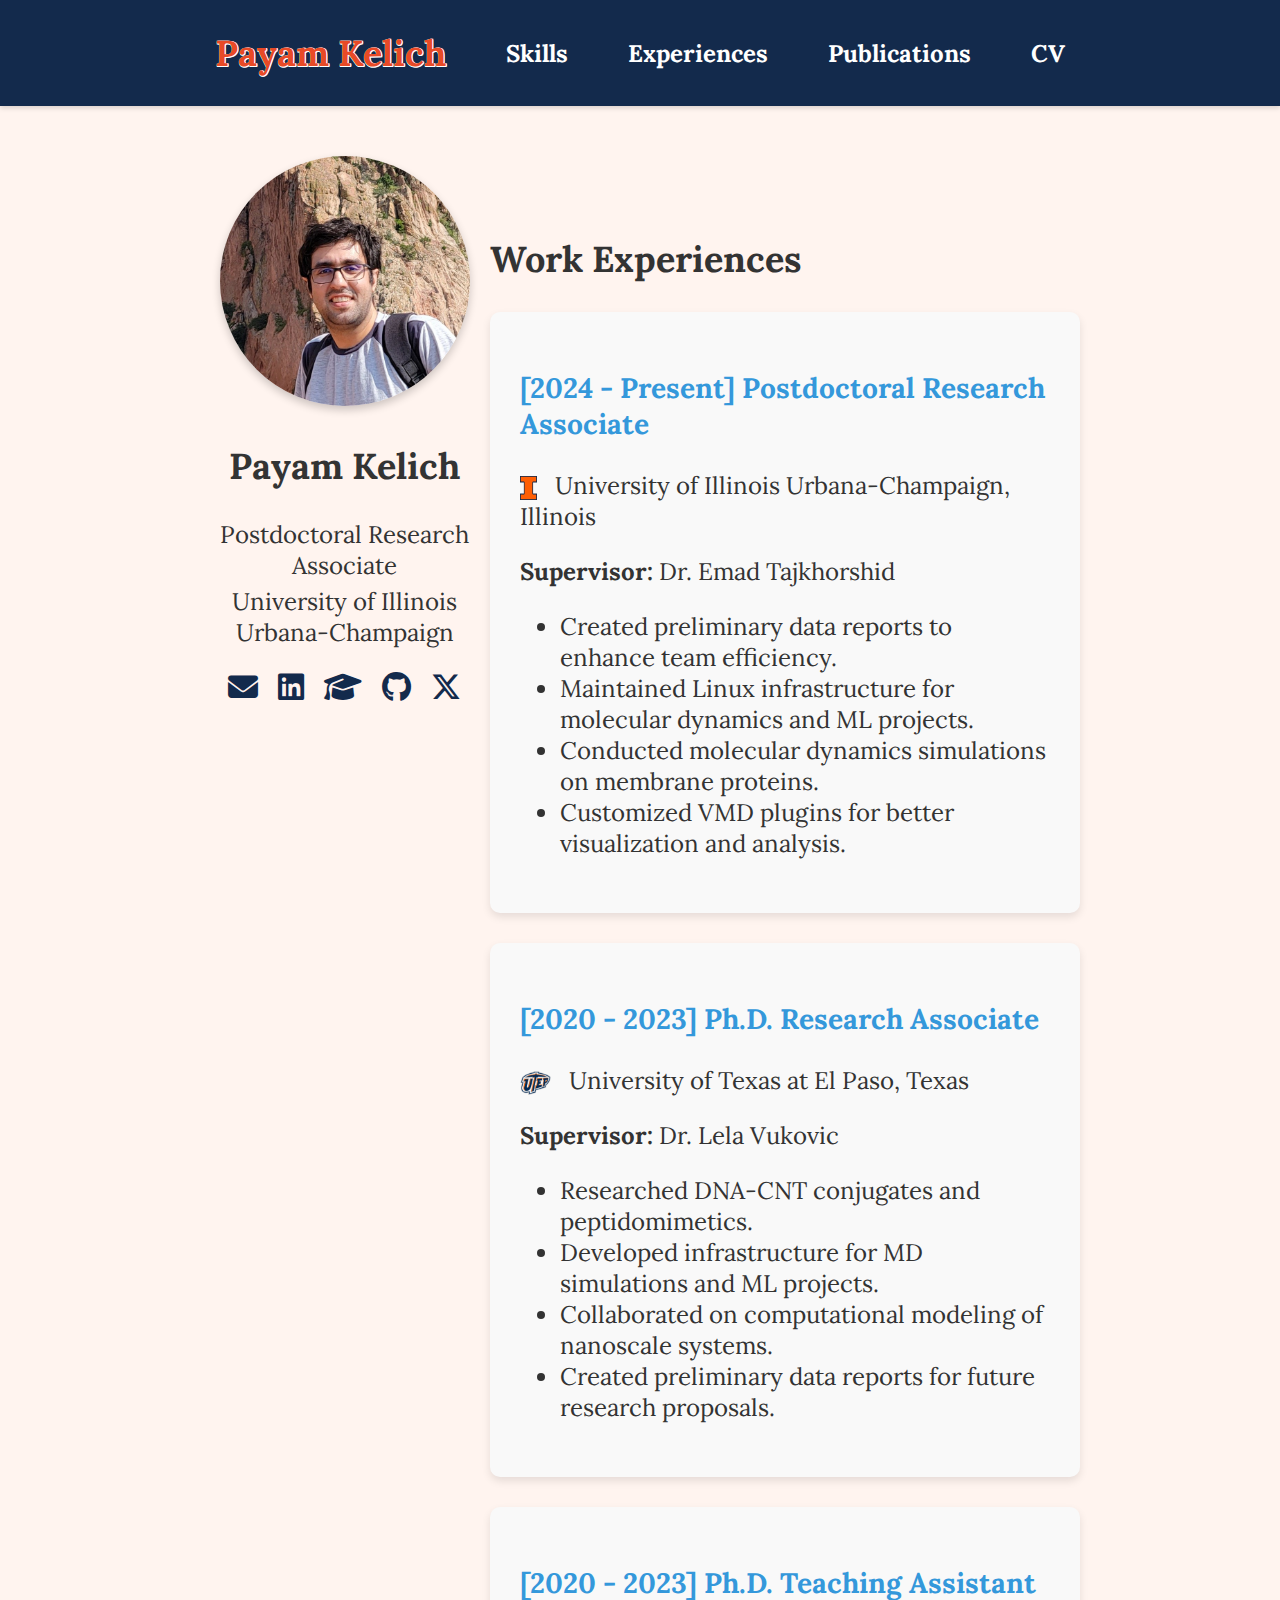
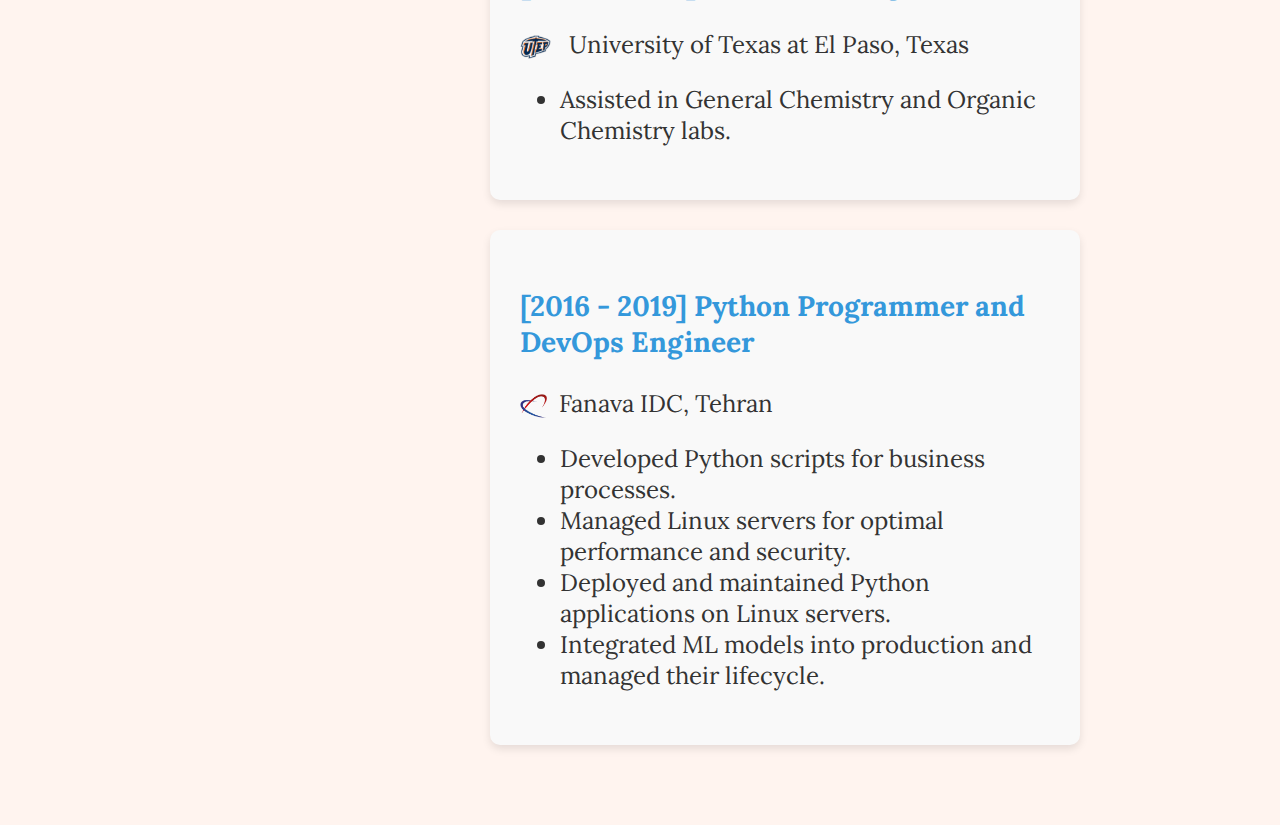
<file: docs/experience.html>
<!DOCTYPE html>
<html>
<head>
    <title>Payam Kelich - Experience</title>
    <link rel="icon" href="profile-pic1.jpg" type="image/x-icon">
    <link rel="stylesheet" href="style.css">
    <link rel="stylesheet" href="https://cdnjs.cloudflare.com/ajax/libs/font-awesome/6.4.2/css/all.min.css" crossorigin="anonymous" referrerpolicy="no-referrer" />
    <link href="https://fonts.googleapis.com/css2?family=Lora&display=swap" rel="stylesheet">
</head>
<body>
<header id="toolbar">
    <nav>
        <ul>
            <li class="bold-name"><a href="index.html">Payam Kelich</a></li>
            <li><a href="https://payamkelich.github.io/#skills" style="color: #ffffff;">Skills</a></li>
            <li><a href="experience.html" style="color: #ffffff;">Experiences</a></li>
            <li><a href="publications.html" style="color: #ffffff;">Publications</a></li>
            <li><a href="./uploads/cv-pkelich.pdf" style="color: #ffffff;">CV</a></li>
        </ul>
    </nav>
</header>
<section id="profile">
    <div id="image-container">
        <img src="profile-pic.jpg" alt="Payam Kelich Profile Pic">
        <h2>Payam Kelich</h2>
        <p class="center-para">Postdoctoral Research Associate</p>
        <p class="center-para">
            University of Illinois Urbana-Champaign
        </p>
        <div id="links">
            <a href="mailto:payam.kelich68@gmail.com" target="_blank" class="link-icon"><i class="fas fa-envelope"></i></a>
            <a href="https://www.linkedin.com/in/payamkelich/" target="_blank" class="link-icon"><i class="fab fa-linkedin"></i></a>
            <a href="https://scholar.google.com/citations?user=JyGB2-MAAAAJ&hl=en&oi=ao" target="_blank" class="link-icon"><i class="fas fa-graduation-cap"></i></a>
            <a href="https://github.com/payamkelich" target="_blank" class="link-icon"><i class="fab fa-github"></i></a>
            <a href="https://twitter.com/payam_kelich" target="_blank" class="link-icon"><i class="fa-brands fa-x-twitter"></i></a>
        </div>
    </div>
    <div id="experience" style="margin-top: 50px; max-width: 2000px;">
        <h2 style="text-align: left; color: #333;">Work Experiences</h2>
        <div class="experience-item">
            <h3 style="color: #3498db;">[2024 - Present] Postdoctoral Research Associate</h3>
            <p><img src="uiuc.png" alt="University of Illinois Urbana-Champaign" class="logo"> University of Illinois Urbana-Champaign, Illinois</p>
            <p><strong>Supervisor:</strong> Dr. Emad Tajkhorshid</p>
            <ul>
                <li>Created preliminary data reports to enhance team efficiency.</li>
                <li>Maintained Linux infrastructure for molecular dynamics and ML projects.</li>
                <li>Conducted molecular dynamics simulations on membrane proteins.</li>
                <li>Customized VMD plugins for better visualization and analysis.</li>
            </ul>
        </div>
        <div class="experience-item">
            <h3 style="color: #3498db;">[2020 - 2023] Ph.D. Research Associate</h3>
            <p><img src="utep.png" alt="University of Texas at El Paso" class="logo"> University of Texas at El Paso, Texas</p>
            <p><strong>Supervisor:</strong> Dr. Lela Vukovic</p>
            <ul>
                <li>Researched DNA-CNT conjugates and peptidomimetics.</li>
                <li>Developed infrastructure for MD simulations and ML projects.</li>
                <li>Collaborated on computational modeling of nanoscale systems.</li>
                <li>Created preliminary data reports for future research proposals.</li>
            </ul>
        </div>
        <div class="experience-item">
            <h3 style="color: #3498db;">[2020 - 2023] Ph.D. Teaching Assistant</h3>
            <p><img src="utep.png" alt="University of Texas at El Paso" class="logo"> University of Texas at El Paso, Texas</p>
            <ul>
                <li>Assisted in General Chemistry and Organic Chemistry labs.</li>
            </ul>
        </div>
        <div class="experience-item">
            <h3 style="color: #3498db;">[2016 - 2019] Python Programmer and DevOps Engineer</h3>
            <p><img src="fanava.png" alt="Fanava IDC" class="logo">Fanava IDC, Tehran</p>
            <ul>
                <li>Developed Python scripts for business processes.</li>
                <li>Managed Linux servers for optimal performance and security.</li>
                <li>Deployed and maintained Python applications on Linux servers.</li>
                <li>Integrated ML models into production and managed their lifecycle.</li>
            </ul>
        </div>
    </div>
</section>
</body>
</html>
</file>
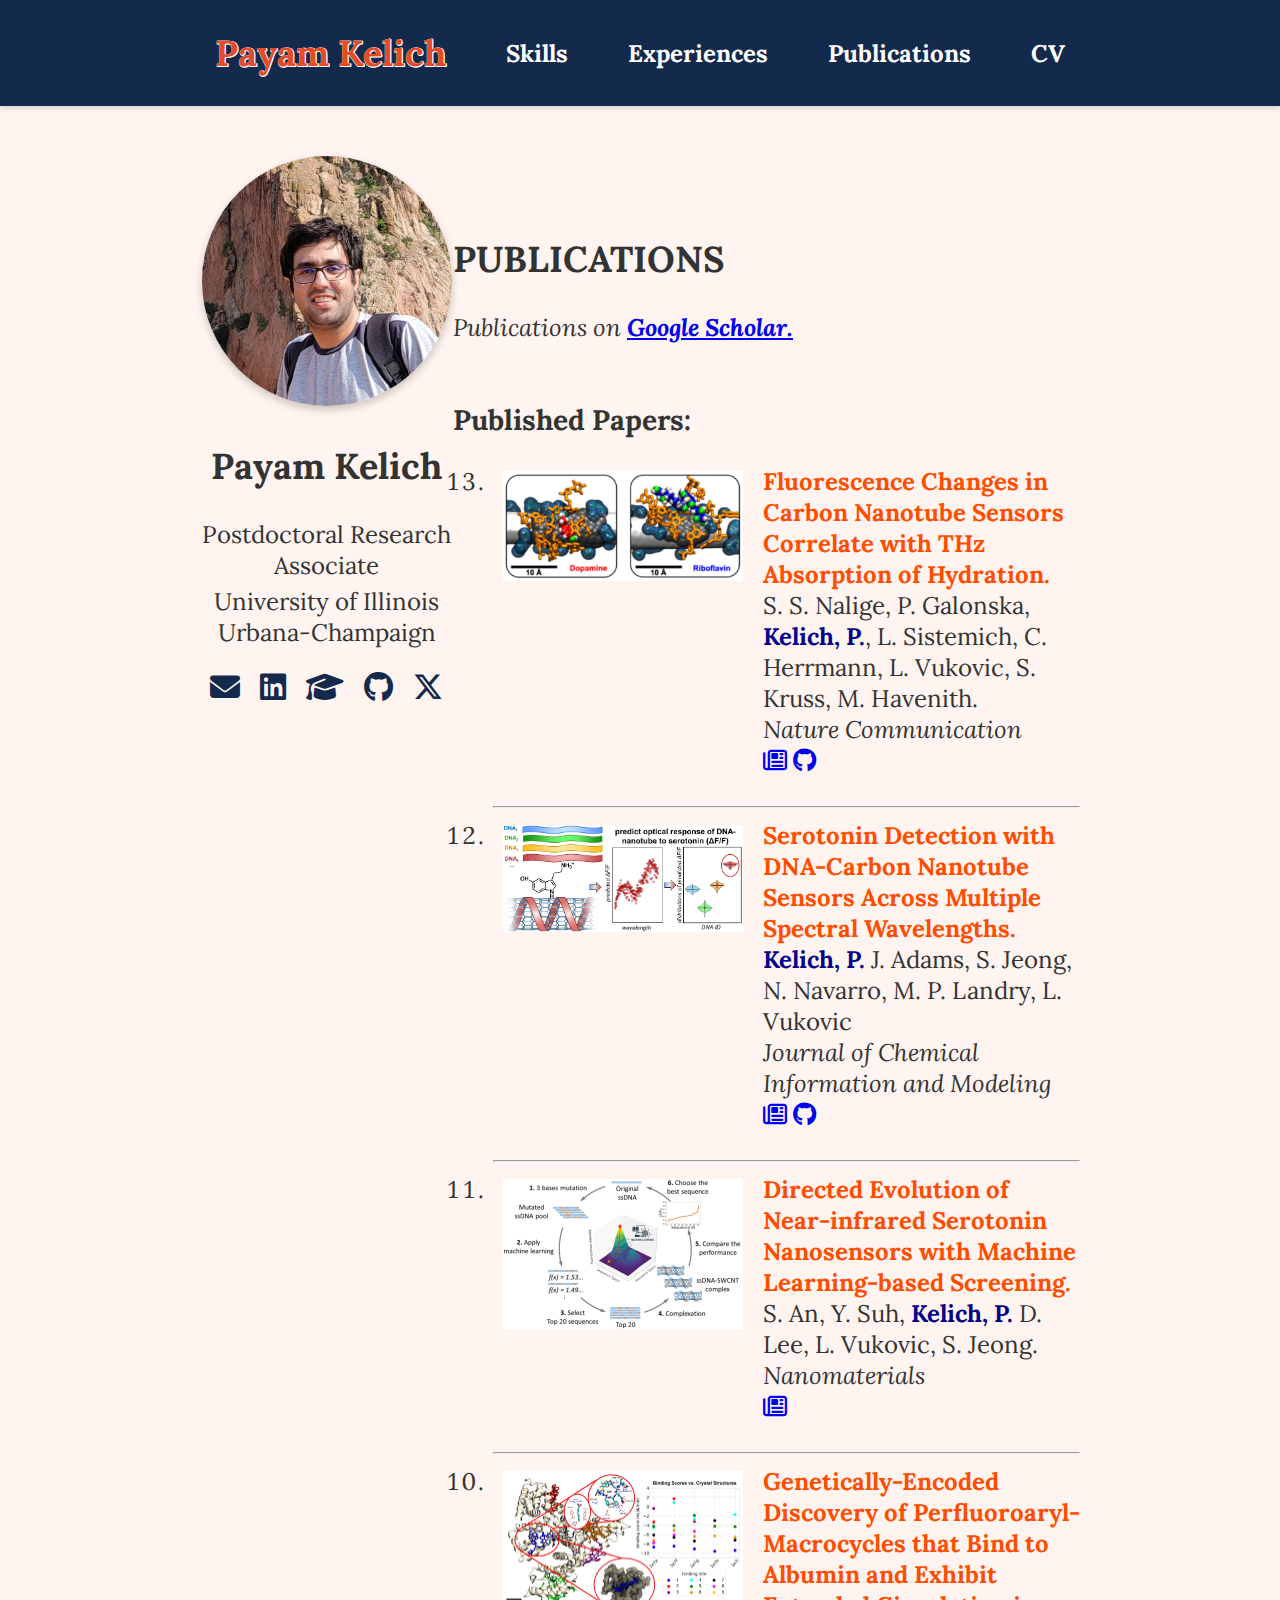
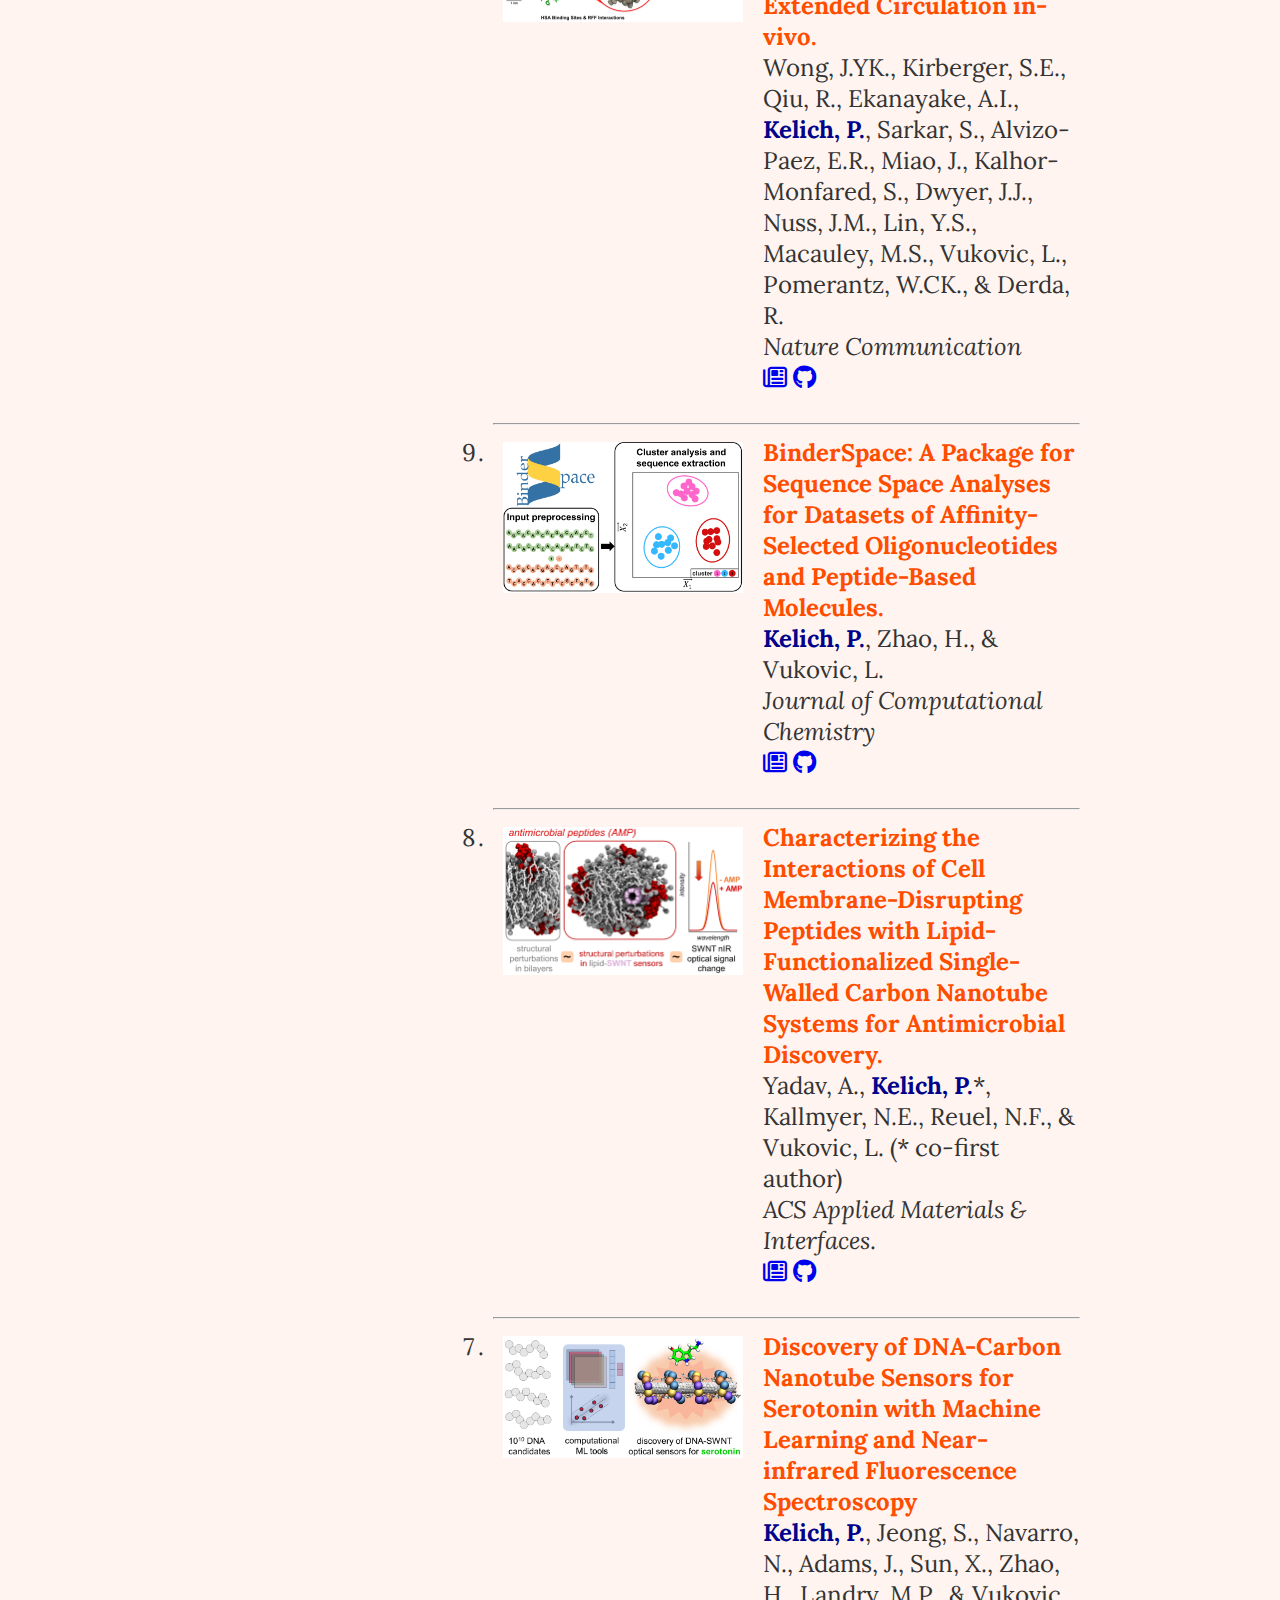
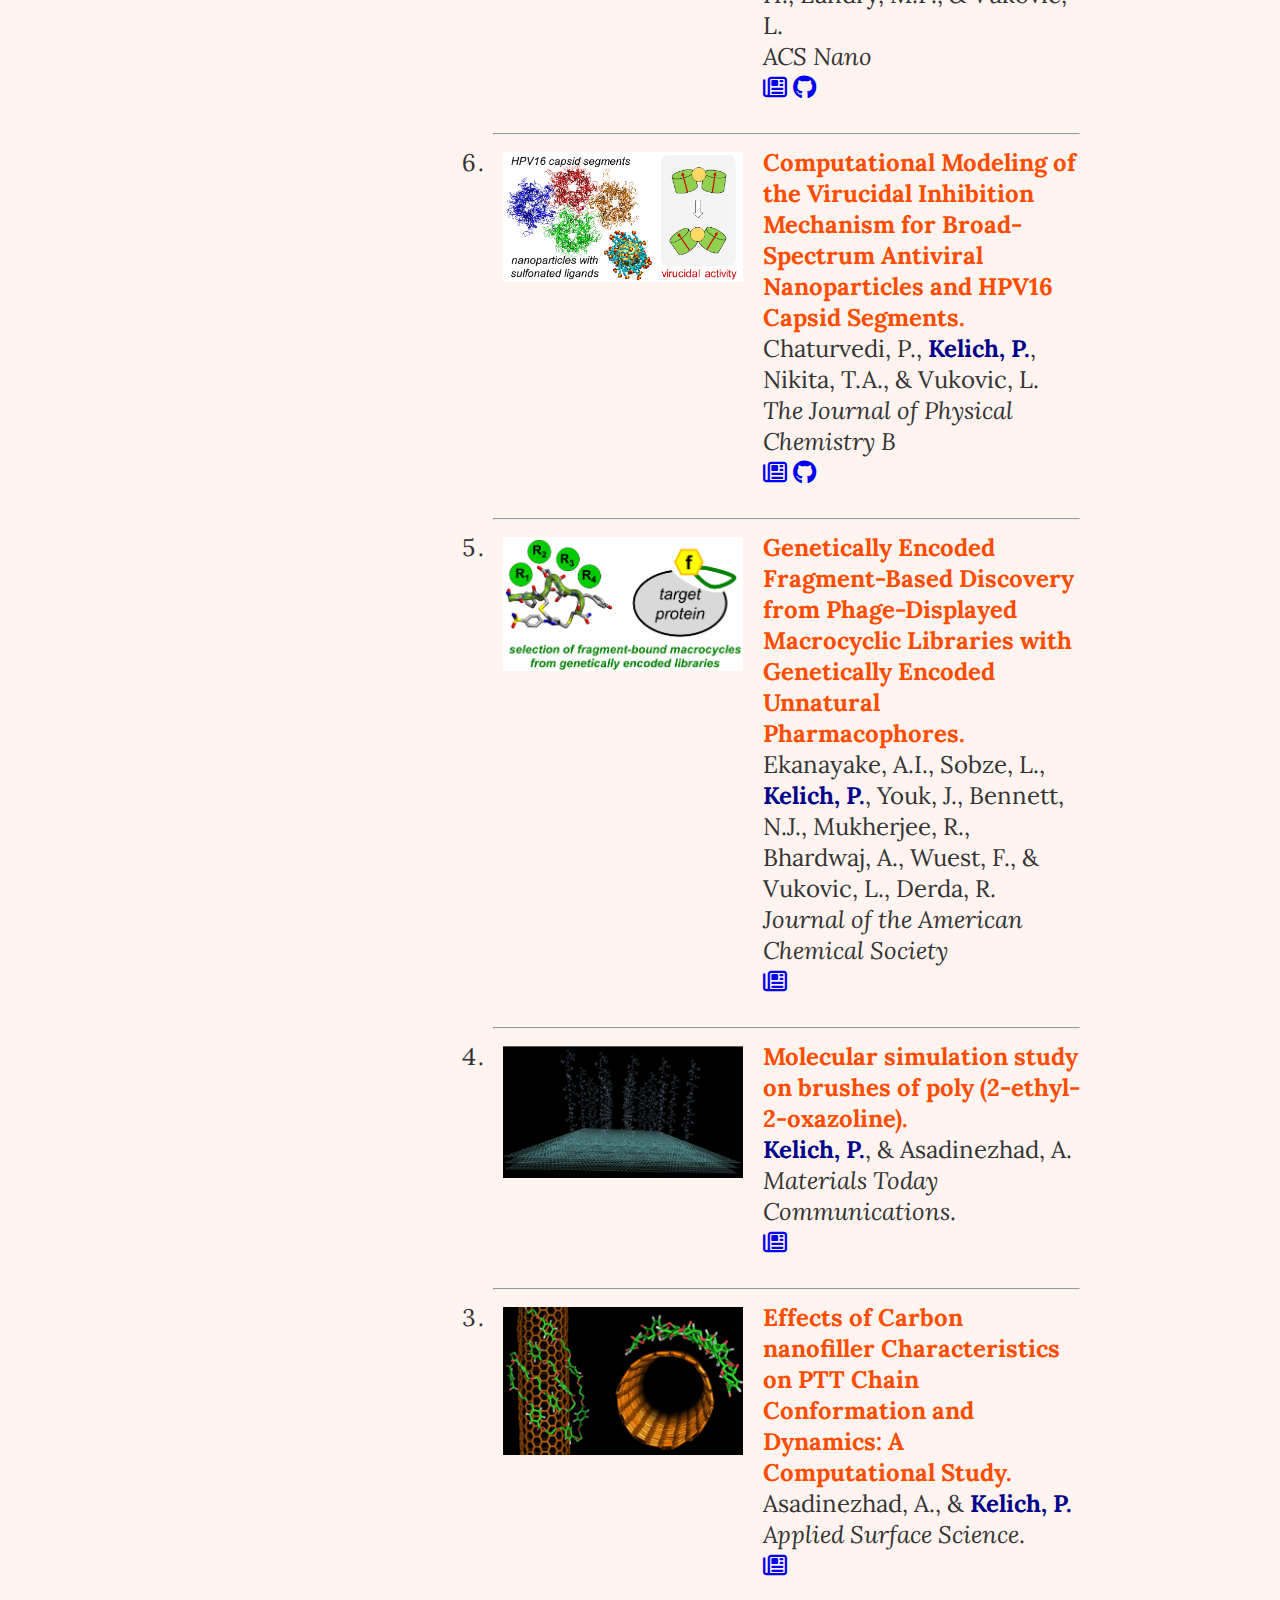
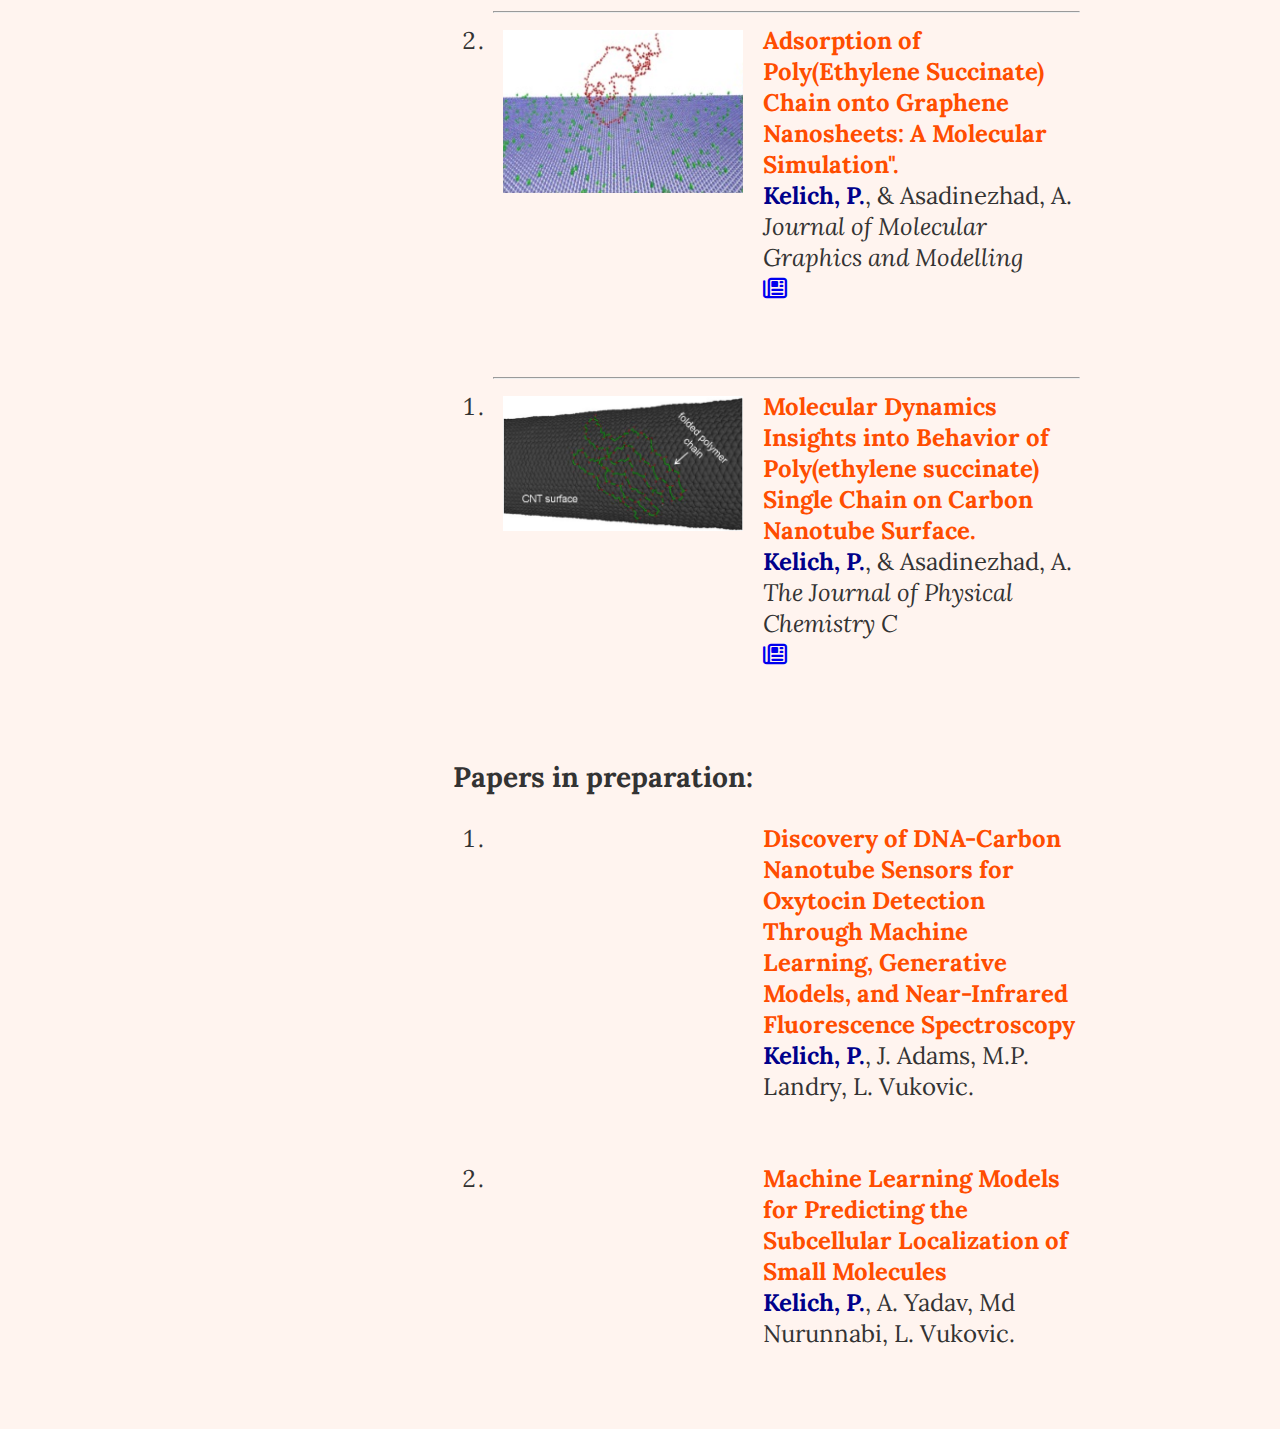
<file: docs/publications.html>
<!DOCTYPE html>
<html>
<head>
    <title>Payam Kelich - Publications</title>
    <link rel="icon" href="profile-pic1.jpg" type="image/x-icon">
    <link rel="stylesheet" href="style.css">
    <link rel="stylesheet" href="https://cdnjs.cloudflare.com/ajax/libs/font-awesome/6.4.2/css/all.min.css" crossorigin="anonymous" referrerpolicy="no-referrer" />
    <link href="https://fonts.googleapis.com/css2?family=Lora&display=swap" rel="stylesheet">
</head>
<body>
<header id="toolbar">
    <nav>
        <ul>
            <li class="bold-name"><a href="index.html">Payam Kelich</a></li>
            <li><a href="https://payamkelich.github.io/#skills" style="color: #ffffff;">Skills</a></li>
            <li><a href="experience.html" style="color: #ffffff;">Experiences</a></li>
            <li><a href="publications.html" style="color: #ffffff;">Publications</a></li>
            <li><a href="./uploads/cv-pkelich.pdf" style="color: #ffffff;">CV</a></li>
        </ul>
    </nav>
</header>
<section id="profile">
    <div id="image-container">
        <img src="profile-pic.jpg" alt="Payam Kelich Profile Pic">
        <h2>Payam Kelich</h2>
        <p class="center-para">Postdoctoral Research Associate</p>
        <p class="center-para">University of Illinois Urbana-Champaign</p>
        <div id="links">
            <a href="mailto:payam.kelich68@gmail.com" target="_blank" class="link-icon"><i class="fas fa-envelope"></i></a>
            <a href="https://www.linkedin.com/in/payamkelich/" target="_blank" class="link-icon"><i class="fab fa-linkedin"></i></a>
            <a href="https://scholar.google.com/citations?user=JyGB2-MAAAAJ&hl=en&oi=ao" target="_blank" class="link-icon"><i class="fas fa-graduation-cap"></i></a>
            <a href="https://github.com/payamkelich" target="_blank" class="link-icon"><i class="fab fa-github"></i></a>
<!--            <a href="./uploads/cv-pkelich.pdf" target="_blank" class="link-icon"><i class="fas fa-file-alt"></i></a>-->
            <a href="https://twitter.com/payam_kelich" target="_blank" class="link-icon"><i class="fa-brands fa-x-twitter"></i></a>
        </div>
    </div>
    <div id="publications" style="margin-top: 50px; max-width: 1200px;">
        <h2>PUBLICATIONS</h2>
        <i>Publications on <b><a href="https://scholar.google.com/citations?user=JyGB2-MAAAAJ&hl=en" target="_blank">Google Scholar.</a></b><br><br></i>
        <h3>Published Papers:</h3>
        <ol reversed>
            <li class="pub"><strong>Fluorescence Changes in Carbon Nanotube Sensors Correlate with THz Absorption of Hydration.</strong><br>
                S. S. Nalige, P. Galonska, <span class="author-name">Kelich, P.</span>, L. Sistemich, C. Herrmann, L. Vukovic, S. Kruss, M. Havenith.
                <br>
                <i>Nature Communication</i>
                <img src="toc-thz.png" width="300" />
                <br>
                <a href="https://doi.org/10.1038/s41467-024-50968-9" target="_blank"><i class="far fa-newspaper"></i></a>
                <a href="https://github.com/vukoviclab/MD-THz-spectra" target="_blank" class="github-link"><i class="fab fa-github"></i></a>
            </li>
            <hr>
            <li class="pub"><strong>Serotonin Detection with DNA-Carbon Nanotube Sensors Across Multiple Spectral Wavelengths.</strong><br>
                <span class="author-name">Kelich, P.</span> J. Adams, S. Jeong, N. Navarro, M. P. Landry, L. Vukovic
                <br>
                <i>Journal of Chemical Information and Modeling</i>
                <img src="toc-spectra.png" width="300" />
                <br>
                <a href="https://doi.org/10.1038/s41467-023-41427-y" target="_blank"><i class="far fa-newspaper"></i></a>
                <a href="https://github.com/vukoviclab/PySpectrotonin" target="_blank" class="github-link"><i class="fab fa-github"></i></a>
            </li>
            <hr>
            <li class="pub"><strong>Directed Evolution of Near-infrared Serotonin Nanosensors with Machine Learning-based Screening.</strong><br>
                S. An, Y. Suh, <span class="author-name">Kelich, P.</span> D. Lee, L. Vukovic, S. Jeong.
                <br>
                <i>Nanomaterials</i>
                <img src="toc-mdpi.jpg" width="300" />
                <br>
                <a href="https://doi.org/10.1021/acs.jcim.4c00021" target="_blank"><i class="far fa-newspaper"></i></a>
            </li>
            <hr>
            <li class="pub"><strong>Genetically-Encoded Discovery of Perfluoroaryl-Macrocycles that Bind to Albumin and Exhibit Extended Circulation in-vivo.</strong><br>
                Wong, J.YK., Kirberger, S.E., Qiu, R., Ekanayake, A.I., <span class="author-name">Kelich, P.</span>, Sarkar, S., Alvizo-Paez, E.R., Miao, J., Kalhor-Monfared, S., Dwyer, J.J., Nuss, J.M., Lin, Y.S., Macauley, M.S., Vukovic, L., Pomerantz, W.CK., & Derda, R.
                <br>
                <i>Nature Communication</i>
                <img src="macrocycles2.png" width="300" />
                <br>
                <a href="https://doi.org/10.1038/s41467-023-41427-y" target="_blank"><i class="far fa-newspaper"></i></a>
                <a href="https://github.com/vukoviclab/hsa-dock" target="_blank" class="github-link"><i class="fab fa-github"></i></a>
            </li>
            <hr>
            <li class="pub"><strong>BinderSpace: A Package for Sequence Space Analyses for Datasets of Affinity-Selected Oligonucleotides and Peptide-Based Molecules.</strong><br>
                <span class="author-name">Kelich, P.</span>, Zhao, H., & Vukovic, L.
                <br>
                <i>Journal of Computational Chemistry</i>
                <img src="toc-bs.png" width="300" />
                <br>
                <a href="https://doi.org/10.1002/jcc.27130" target="_blank"><i class="far fa-newspaper"></i></a>
                <a href="https://github.com/vukoviclab/BinderSpace" target="_blank" class="github-link"><i class="fab fa-github"></i></a>
            </li>
            <hr>
            <li class="pub"><strong>Characterizing the Interactions of Cell Membrane-Disrupting Peptides with Lipid-Functionalized Single-Walled Carbon Nanotube Systems for Antimicrobial Discovery.</strong><br>
                Yadav, A., <span class="author-name">Kelich, P.</span>*, Kallmyer, N.E., Reuel, N.F., & Vukovic, L. (* co-first author)
                <br>
                <i>ACS Applied Materials & Interfaces</i>.
                <img src="toc-web-popc.png" />
                <br>
                <a href="https://doi.org/10.1021/acsami.3c01217" target="_blank"><i class="far fa-newspaper"></i></a>
                <a href="https://github.com/vukoviclab/POPCsensor" target="_blank" class="github-link"><i class="fab fa-github"></i></a>
            </li>
            <hr>
            <li class="pub"><strong>Discovery of DNA-Carbon Nanotube Sensors for Serotonin with Machine Learning and Near-infrared Fluorescence Spectroscopy</strong><br>
                <span class="author-name">Kelich, P.</span>, Jeong, S., Navarro, N., Adams, J., Sun, X., Zhao, H., Landry, M.P., & Vukovic, L.
                <br>
                <i>ACS Nano</i>
                <img src="toc-ml.png" />
                <br>
                <a href="https://doi.org/10.1021/acsnano.1c08271" target="_blank"><i class="far fa-newspaper"></i></a>
                <a href="https://github.com/vukoviclab/DNAsensor" target="_blank" class="github-link"><i class="fab fa-github"></i></a>
            </li>
            <hr>
            <li class="pub"><strong>Computational Modeling of the Virucidal Inhibition Mechanism for Broad-Spectrum Antiviral Nanoparticles and HPV16 Capsid Segments.</strong><br>
                Chaturvedi, P., <span class="author-name">Kelich, P.</span>, Nikita, T.A., & Vukovic, L.
                <br>
                <i>The Journal of Physical Chemistry B</i>
                <img src="toc-hpv.png" />
                <br>
                <a href="https://doi.org/10.1021/acs.jpcb.1c07436" target="_blank"><i class="far fa-newspaper"></i></a>
                <a href="https://github.com/payamkelich/docking-scan" target="_blank" class="github-link"><i class="fab fa-github"></i></a>
            </li>
            <hr>
            <li class="pub"><strong>Genetically Encoded Fragment-Based Discovery from Phage-Displayed Macrocyclic Libraries with Genetically Encoded Unnatural Pharmacophores.</strong><br>
                Ekanayake, A.I., Sobze, L., <span class="author-name">Kelich, P.</span>, Youk, J., Bennett, N.J., Mukherjee, R., Bhardwaj, A., Wuest, F., & Vukovic, L., Derda, R.
                <br>
                <i>Journal of the American Chemical Society</i>
                <img src="cyclic.png" />
                <br>
                <a href="https://doi.org/10.1021/jacs.1c01186" target="_blank"><i class="far fa-newspaper"></i></a>
            </li>
            <hr>
            <li class="pub"><strong>Molecular simulation study on brushes of poly (2-ethyl-2-oxazoline).</strong><br>
                <span class="author-name">Kelich, P.</span>, & Asadinezhad, A.
                <br>
                <i>Materials Today Communications</i>.
                <img src="toc-poo.png" width="300" />
                <br>
                <a href="https://doi.org/10.1016/j.mtcomm.2019.100681" target="_blank"><i class="far fa-newspaper"></i></a>
            </li>
            <hr>
            <li class="pub"><strong>Effects of Carbon nanofiller Characteristics on PTT Chain Conformation and Dynamics: A Computational Study.</strong><br>
                Asadinezhad, A., & <span class="author-name">Kelich, P.</span>
                <br>
                <i>Applied Surface Science</i>.
                <img src="toc-ptt.png" width="300" />
                <br>
                <a href="https://doi.org/10.1016/j.apsusc.2016.09.137" target="_blank"><i class="far fa-newspaper"></i></a>
            </li>
            <hr>
            <li class="pub"><strong>Adsorption of Poly(Ethylene Succinate) Chain onto Graphene Nanosheets: A Molecular Simulation".</strong><br>
                <span class="author-name">Kelich, P.</span>, & Asadinezhad, A.
                <br>
                <i>Journal of Molecular Graphics and Modelling</i>
                <img src="toc-pes1.png" width="300" />
                <br>
                <a href="https://doi.org/10.1016/j.jmgm.2016.08.003" target="_blank"><i class="far fa-newspaper"></i></a>
            </li>
            <br>
            <hr>
            <li class="pub"><strong>Molecular Dynamics Insights into Behavior of Poly(ethylene succinate) Single Chain on Carbon Nanotube Surface.</strong><br>
                <span class="author-name">Kelich, P.</span>, & Asadinezhad, A.
                <br>
                <i>The Journal of Physical Chemistry C</i>
                <img src="toc-pes.jpeg" width="300" />
                <br>
                <a href="https://doi.org/10.1021/acs.jpcc.5b07844" target="_blank"><i class="far fa-newspaper"></i></a>
            </li>
        </ol>
        <br>
        <h3>Papers in preparation:</h3>
        <ol>
            <li class="pub"><strong>Discovery of DNA-Carbon Nanotube Sensors for Oxytocin Detection Through Machine Learning, Generative Models, and Near-Infrared Fluorescence Spectroscopy</strong><br><span class="author-name">Kelich, P.</span>, J. Adams, M.P. Landry, L. Vukovic.
            </li>
            </br>
            <li class="pub"><strong>Machine Learning Models for Predicting the Subcellular Localization of Small Molecules</strong><br><span class="author-name">Kelich, P.</span>, A. Yadav, Md Nurunnabi, L. Vukovic.
            </li>
        </ol>
    </div>
</section>
</body>
</html>
</file>
<file: docs/style.css>
/* General styles */
@keyframes bounce {
    0%, 20%, 50%, 80%, 100% {
        transform: translateY(0);
    }
    40% {
        transform: translateY(-20px);
    }
    60% {
        transform: translateY(-10px);
    }
}

@keyframes fadeInUp {
    0% {
        opacity: 0;
        transform: translateY(20px);
    }
    100% {
        opacity: 1;
        transform: translateY(0);
    }
}

body {
    font-family: 'Lora', serif;
    background-color: rgba(255, 218, 203, 0.3);
    margin: 0;
    padding: 0;
    color: #333;
}

html {
    font-size: 150%;
}

#toolbar {
    background-color: #132a4c;
    padding: 20px;
    box-shadow: 0 2px 5px rgba(0, 0, 0, 0.15);
}

#toolbar nav ul {
    list-style-type: none;
    padding: 0;
    margin: 0;
    display: flex;
    justify-content: center;
    align-items: center; /* Ensure the items are centered vertically */
}

#toolbar nav ul li {
    margin-right: 20px;
}

#toolbar nav ul li:last-child {
    margin-right: 0; /* Remove right margin from the last item */
}

#toolbar nav ul li a {
    text-decoration: none;
    /*color: white; !* Default color for all links *!*/
    font-weight: bold;
    padding: 10px 20px;
    transition: background-color 0.3s;
    display: block; /* Ensure anchor tags behave like block elements */
}

#toolbar nav ul li a:hover {
    background-color: #2980b9;
    border-radius: 5px;
}

li.bold-name a {
    font-size: 1.5rem;
    color: #e84a27; /* Orange color for Payam Kelich */
    text-shadow: -0.5px -0.5px 0 #ffffff, 0.5px -0.5px 0 #ffffff, -0.5px 0.5px 0 #ffffff, 0.5px 0.5px 0 #ffffff; /* White edge */
}

/* Rest of your CSS remains unchanged */

.center-para {
    text-align: center;
    margin: 5px 0;
}

#profile {
    display: flex;
    justify-content: space-around;
    margin: 50px 200px;
}

#image-container {
    text-align: center;
}

#image-container img {
    width: 250px;
    height: 250px;
    border-radius: 50%;
    box-shadow: 0 4px 8px rgba(0, 0, 0, 0.2);
}

#links {
    display: flex;
    justify-content: center;
    margin-top: 20px;
}

.link-icon {
    font-size: 30px;
    margin: 0 10px;
    color: #132a4c;
    transition: color 0.3s, transform 0.3s;
}

.link-icon:hover {
    color: #3498db;
    animation: bounce 1s;
}

.p-justify {
    text-align: justify;
}

#about {
    flex: 1;
    margin: 0 50px;
    padding: 20px;
}

#about h3 {
    margin-bottom: 20px;
    font-size: 1.5rem;
    text-align: left;
}

#skills {
    margin-top: 20px;
}

#skills h3 {
    font-size: 1.5rem;
    margin-bottom: 20px;
    text-align: left;
}

.skills-container {
    display: flex;
    flex-wrap: wrap;
    gap: 20px;
}

.skills-block {
    background-color: white;
    padding: 20px;
    border-radius: 10px;
    box-shadow: 0 4px 8px rgba(0, 0, 0, 0.1);
    flex: 1 1 calc(33.333% - 20px);
    box-sizing: border-box;
    animation: fadeInUp 0.5s ease both;
}

.skills-block h4 {
    font-size: 1.25rem;
    margin-bottom: 10px;
}

.skills-list {
    list-style-type: disc;
    padding-left: 20px;
    margin: 0;
}

.skills-list li {
    margin-bottom: 5px;
}

.pub {
    position: relative;
    padding-left: 270px;
    margin-bottom: 30px; /* Increased spacing between publication items */
}
.pub strong {
    color: #ff4d00;
}
.pub .author-name {
    color: darkblue;
    font-weight: bold;
}

.pub img {
    position: absolute;
    left: 10px;
    top: 5px;
    width: 240px;
    height: auto;
}

#publications-wrapper {
    display: flex;
    justify-content: space-between;
}

.publications-column {
    width: 48%;
}

.experience-item {
    background: #f9f9f9;
    padding: 30px;
    border-radius: 10px;
    margin-bottom: 30px;
    box-shadow: 0 4px 8px rgba(0, 0, 0, 0.1);
}

.logo {
    height: 1em; /* Adjust based on your font size */
    vertical-align: middle;
    margin-right: 0.5em; /* Adjust spacing as needed */
}


@media (max-width: 1024px) {
    #profile {
        flex-direction: column;
        align-items: center;
        margin: 20px;
    }

    #experience {
        max-width: 100%;
        margin: 20px;
    }

    #publications {
        margin: 20px;
    }

    #links {
        display: flex;
        flex-direction: row;
        flex-wrap: wrap;
        justify-content: center;
    }

    #links .link-icon {
        margin: 5px;
    }

    #publications-wrapper {
        flex-direction: column;
        align-items: center;
    }

    .publications-column {
        width: 100%;
        margin-bottom: 20px;
    }
}

@media (max-width: 768px) {
    #profile {
        flex-direction: column;
        align-items: center;
        margin: 20px;
    }

    #links {
        display: flex;
        flex-direction: row;
        flex-wrap: wrap;
        justify-content: center;
    }

    #links .link-icon {
        margin: 5px;
        font-size: 24px;
    }

    #about {
        margin: 20px;
    }

    .experience-item {
        padding: 20px;
    }

    .pub {
        padding-left: 0;
        margin-bottom: 30px; /* Ensure increased spacing is applied for smaller screens */
    }

    .pub img {
        width: 100%;
        position: static;
        display: block;
        margin: 0 auto 10px auto;
    }

    .publications-column {
        width: 100%;
    }
}

@media (max-width: 480px) {
    body {
        font-size: 100%;
    }

    #toolbar nav ul {
        flex-direction: column;
    }

    #toolbar nav ul li {
        margin: 10px 0;
    }

    #toolbar nav ul li a {
        padding: 10px;
    }

    #image-container img {
        width: 200px;
        height: 200px;
    }

    #links {
        display: flex;
        flex-direction: row;
        flex-wrap: wrap;
        justify-content: center;
    }

    #links .link-icon {
        margin: 5px;
        font-size: 20px;
    }

    .experience-item {
        padding: 15px;
    }

    .skills-container {
        flex-direction: column;
    }

    .skills-block {
        flex: 1 1 100%;
    }
}
</file>
